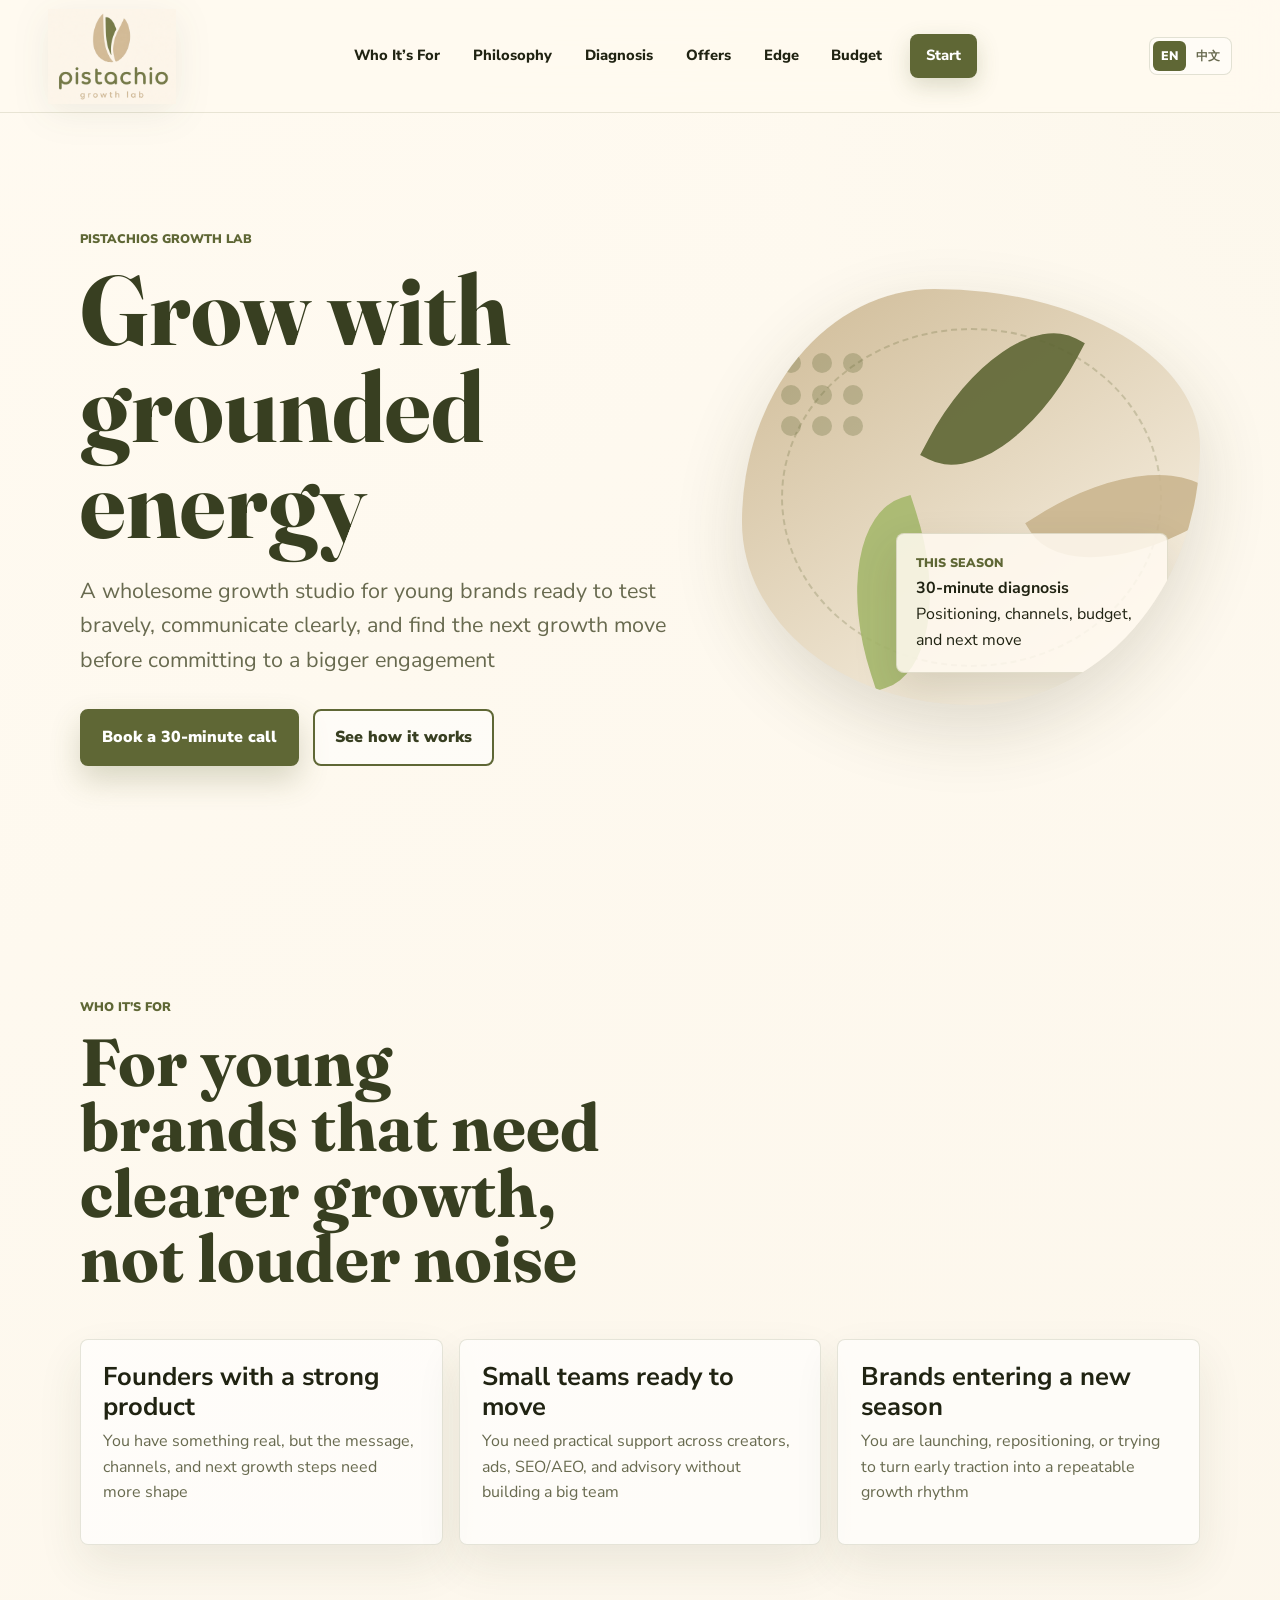
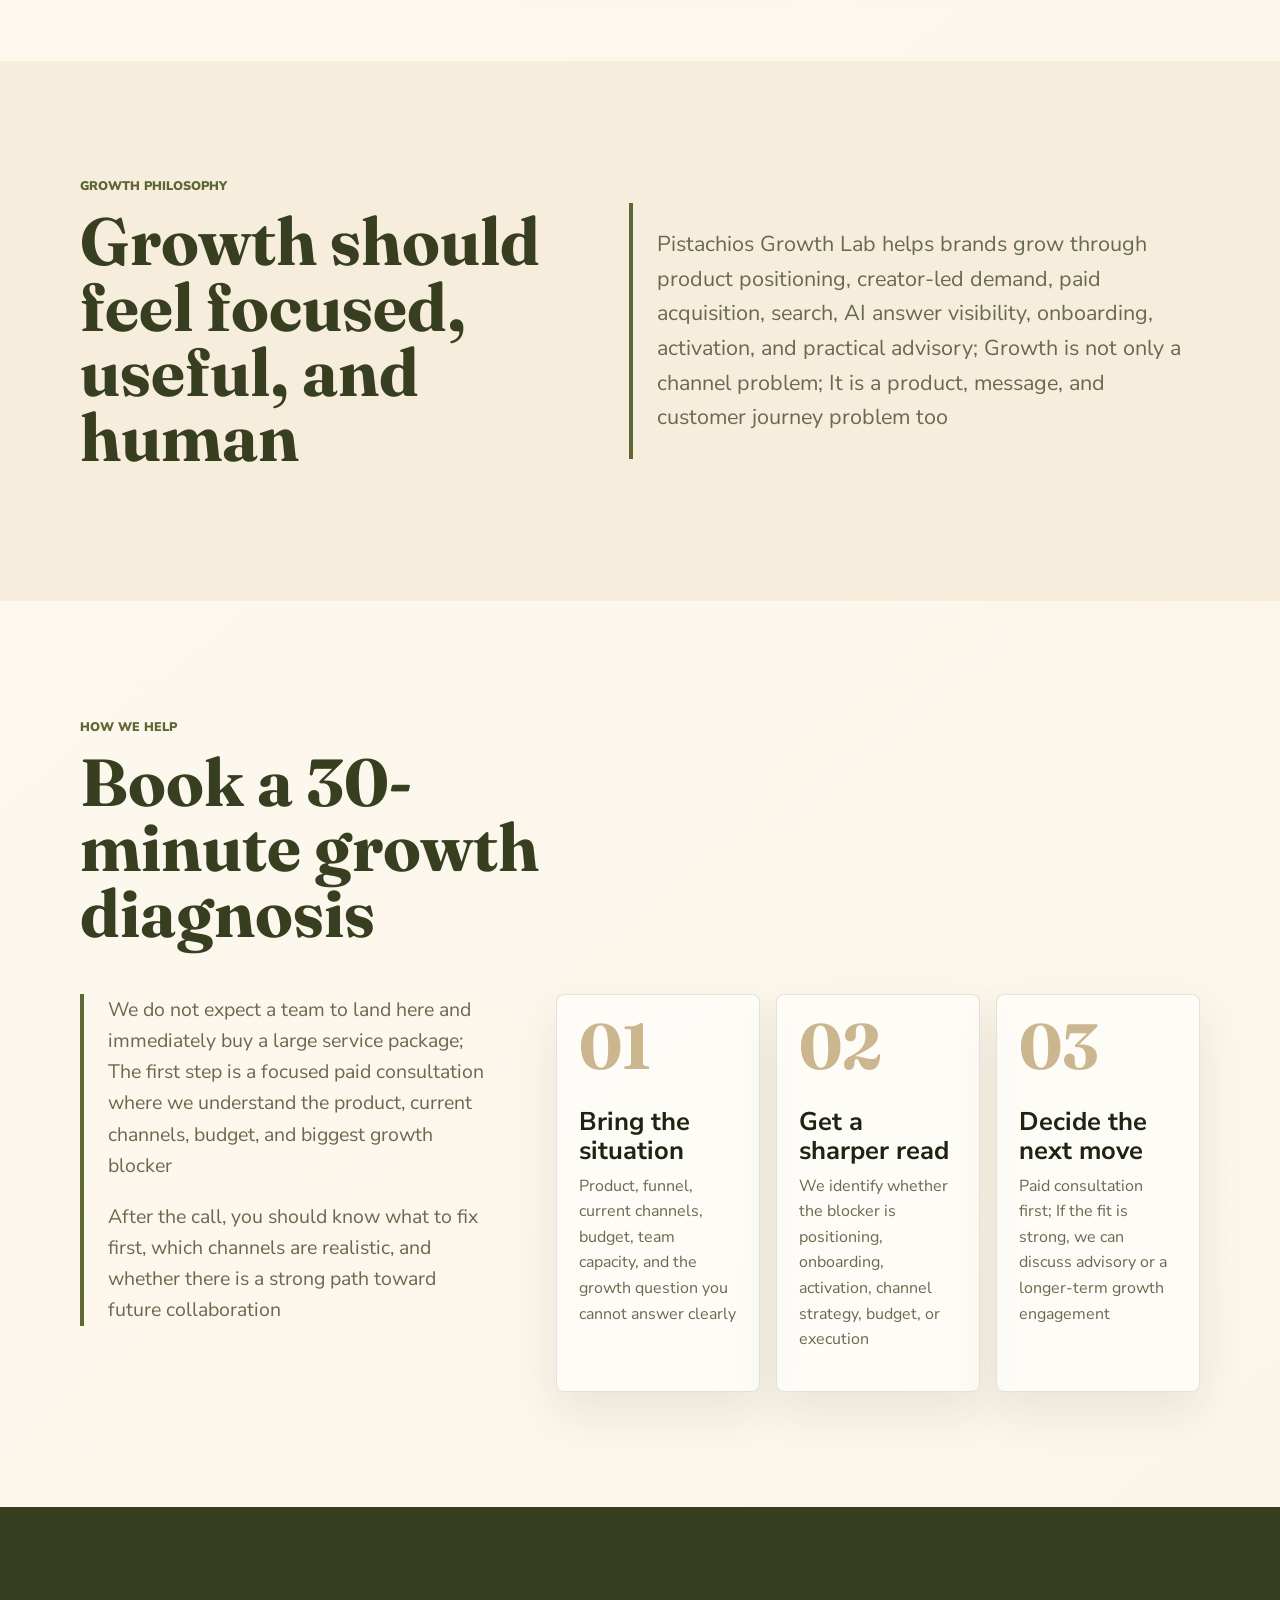
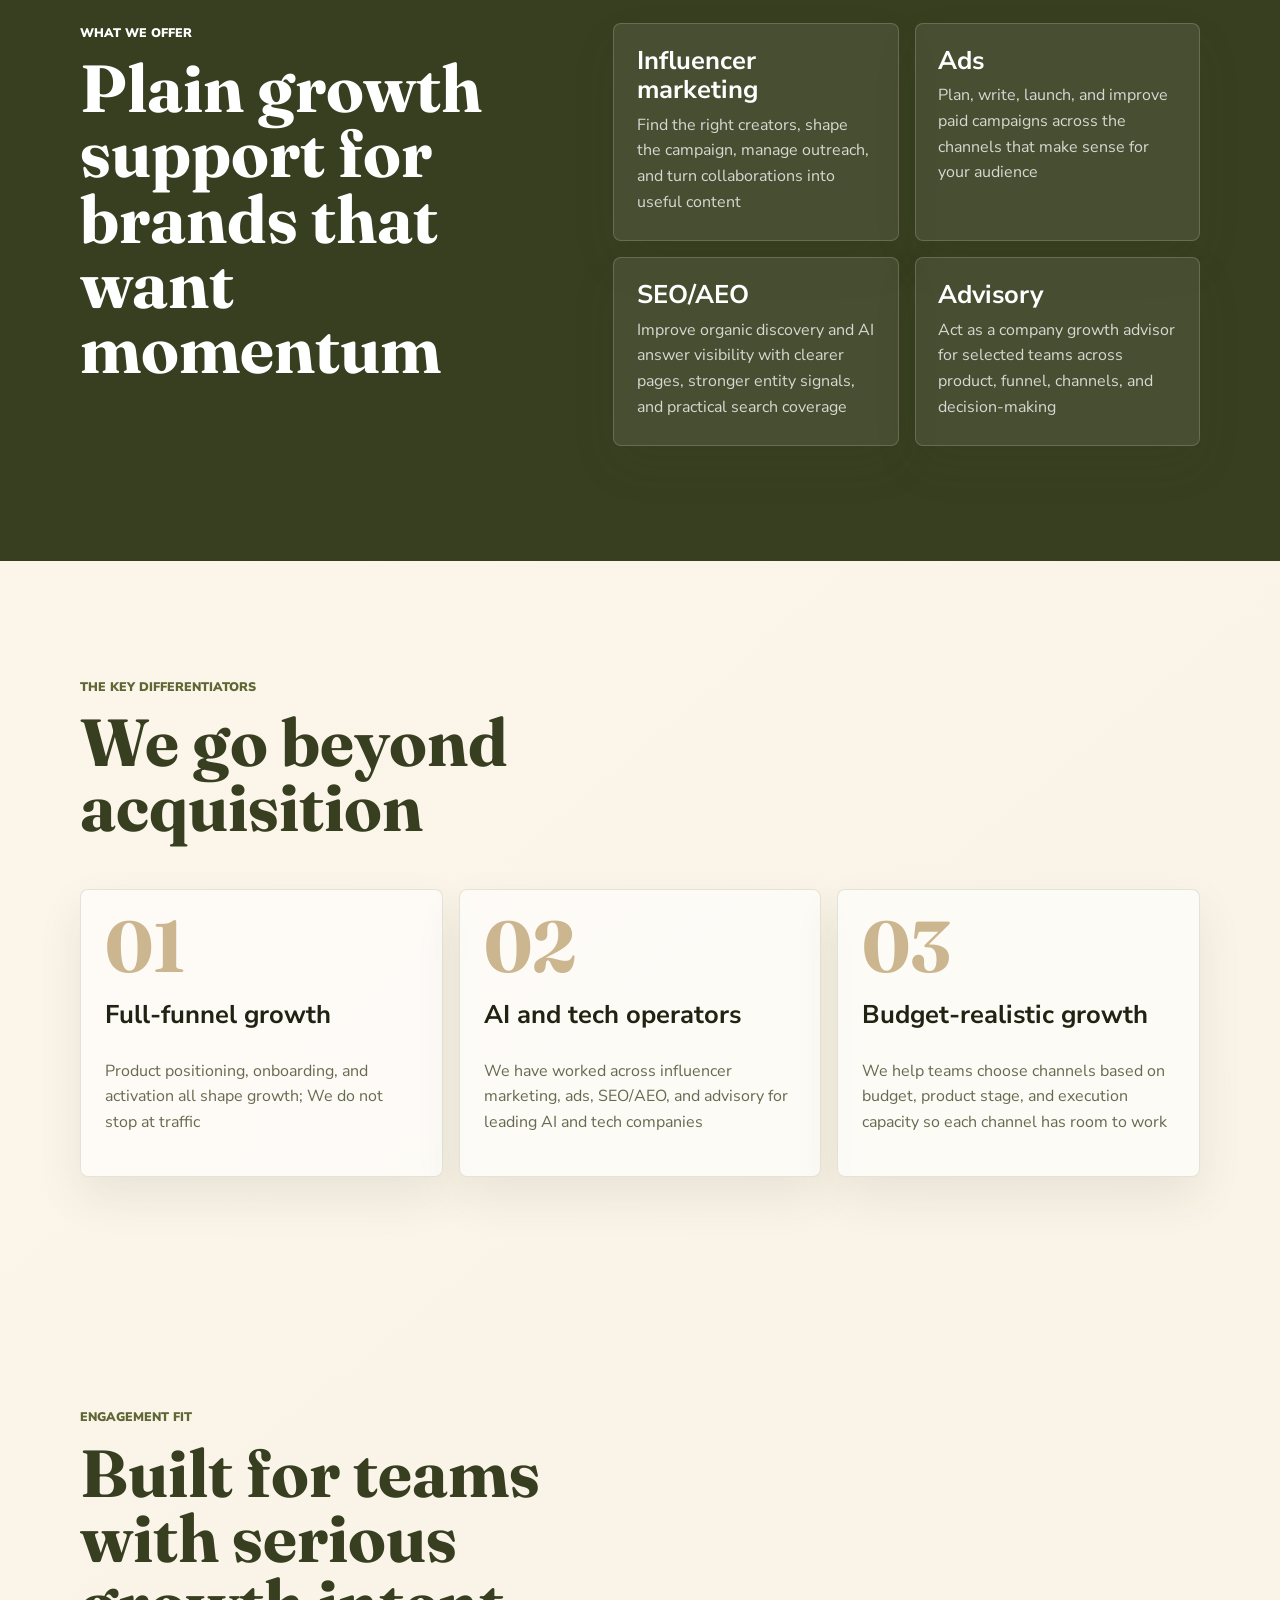
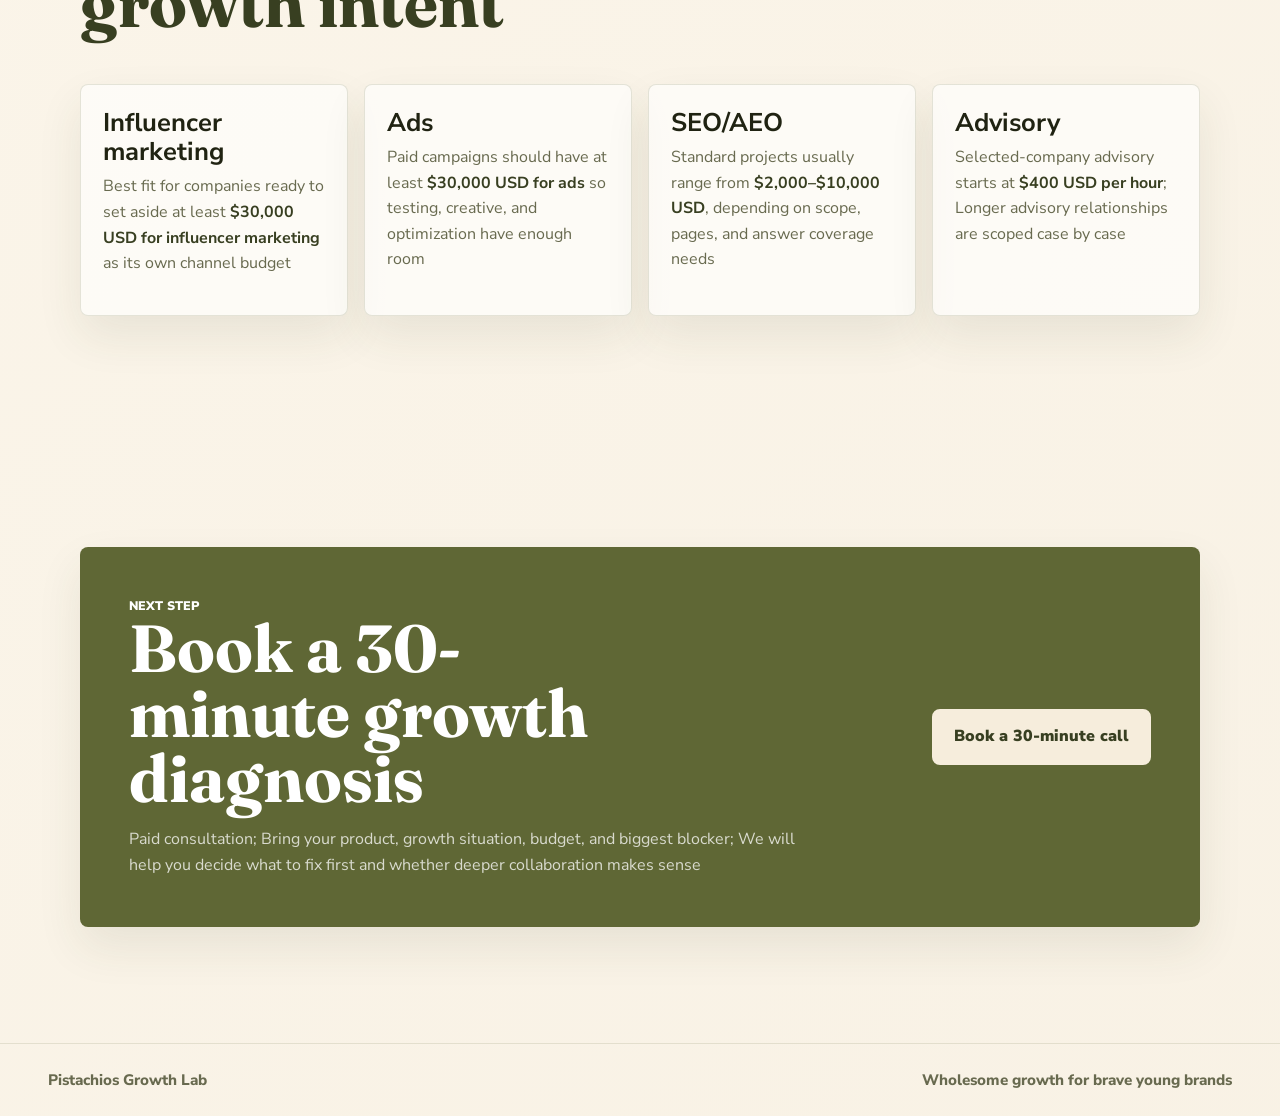
<file: index.html>
<!doctype html>
<html lang="en" data-language="en">
  <head>
    <meta charset="utf-8">
    <meta name="viewport" content="width=device-width, initial-scale=1">
    <title>Pistachios Growth Lab</title>
    <meta
      name="description"
      content="Pistachios Growth Lab helps young brands grow with grounded strategy, wholesome creative energy, and experiments that compound"
    >
    <meta name="theme-color" content="#fffaf0">
    <link rel="icon" href="favicon.ico" sizes="any">
    <link rel="icon" type="image/png" href="favicon-32x32.png" sizes="32x32">
    <link rel="icon" type="image/png" href="favicon-16x16.png" sizes="16x16">
    <link rel="apple-touch-icon" href="apple-touch-icon.png">
    <link rel="preconnect" href="https://fonts.googleapis.com">
    <link rel="preconnect" href="https://fonts.gstatic.com" crossorigin>
    <link
      href="https://fonts.googleapis.com/css2?family=Fraunces:opsz,wght@9..144,600;9..144,700&family=Nunito+Sans:wght@400;600;700;800&display=swap"
      rel="stylesheet"
    >
    <link rel="stylesheet" href="styles.css">
  </head>
  <body>
    <a class="skip-link" href="#main">Skip to main content</a>

    <header class="site-header" aria-label="Primary navigation">
      <a class="brand" href="#top" aria-label="Pistachios Growth Lab home">
        <img src="pgl-logo-transparent.png" alt="Pistachios Growth Lab logo" width="128" height="95">
      </a>
      <nav class="nav-links" id="site-menu" aria-label="Main menu">
        <a href="#audience" data-i18n="navAudience">Who It’s For</a>
        <a href="#philosophy" data-i18n="navPhilosophy">Philosophy</a>
        <a href="#diagnosis" data-i18n="navDiagnosis">Diagnosis</a>
        <a href="#services" data-i18n="navOffers">Offers</a>
        <a href="#differentiators" data-i18n="navEdge">Edge</a>
        <a href="#fit" data-i18n="navBudget">Budget</a>
        <a class="nav-cta" href="#contact" data-i18n="navStart">Start</a>
      </nav>
      <div class="header-controls">
        <span class="language-toggle" aria-label="Language switcher">
          <button type="button" class="language-option is-active" data-lang="en" aria-pressed="true">EN</button>
          <button type="button" class="language-option" data-lang="zh" aria-pressed="false">中文</button>
        </span>
        <button class="menu-toggle" type="button" aria-label="Open menu" aria-controls="site-menu" aria-expanded="false">
          <span></span>
          <span></span>
          <span></span>
        </button>
      </div>
    </header>

    <main id="main">
      <section id="top" class="hero section-shell">
        <div class="hero-copy reveal">
          <p class="kicker" data-i18n="heroKicker">Pistachios Growth Lab</p>
          <h1 data-i18n="heroTitle">Grow with grounded energy</h1>
          <p class="hero-text" data-i18n="heroText">
            A wholesome growth studio for young brands ready to test bravely, communicate clearly,
            and find the next growth move before committing to a bigger engagement
          </p>
          <div class="hero-actions" aria-label="Primary actions">
            <a class="button primary" href="#contact" data-i18n="heroPrimary">Book a 30-minute call</a>
            <a class="button secondary" href="#diagnosis" data-i18n="heroSecondary">See how it works</a>
          </div>
        </div>

        <div class="hero-stage reveal" aria-label="Growth lab snapshot">
          <div class="leaf-orbit" aria-hidden="true">
            <span></span>
            <span></span>
            <span></span>
          </div>
          <div class="growth-card">
            <p class="card-label" data-i18n="growthCardLabel">This season</p>
            <strong data-i18n="growthCardTitle">30-minute diagnosis</strong>
            <span data-i18n="growthCardText">Positioning, channels, budget, and next move</span>
          </div>
          <div class="seed-grid" aria-hidden="true">
            <i></i><i></i><i></i><i></i><i></i><i></i><i></i><i></i><i></i>
          </div>
        </div>
      </section>

      <section id="audience" class="audience section-shell">
        <div class="section-heading reveal">
          <p class="kicker" data-i18n="audienceKicker">Who it’s for</p>
          <h2 data-i18n="audienceTitle">For young brands that need clearer growth, not louder noise</h2>
        </div>
        <div class="audience-grid">
          <article class="audience-item reveal">
            <h3 data-i18n="audience1Title">Founders with a strong product</h3>
            <p data-i18n="audience1Text">You have something real, but the message, channels, and next growth steps need more shape</p>
          </article>
          <article class="audience-item reveal">
            <h3 data-i18n="audience2Title">Small teams ready to move</h3>
            <p data-i18n="audience2Text">You need practical support across creators, ads, SEO/AEO, and advisory without building a big team</p>
          </article>
          <article class="audience-item reveal">
            <h3 data-i18n="audience3Title">Brands entering a new season</h3>
            <p data-i18n="audience3Text">You are launching, repositioning, or trying to turn early traction into a repeatable growth rhythm</p>
          </article>
        </div>
      </section>

      <section id="philosophy" class="philosophy">
        <div class="section-shell philosophy-layout">
          <div class="philosophy-copy reveal">
            <p class="kicker" data-i18n="philosophyKicker">Growth philosophy</p>
            <h2 data-i18n="philosophyTitle">Growth should feel focused, useful, and human</h2>
          </div>
          <div class="philosophy-note reveal">
            <p data-i18n="philosophyText">
              Pistachios Growth Lab helps brands grow through product positioning, creator-led demand,
              paid acquisition, search, AI answer visibility, onboarding, activation, and practical
              advisory; Growth is not only a channel problem; It is a product, message, and customer
              journey problem too
            </p>
          </div>
        </div>
      </section>

      <section id="diagnosis" class="diagnosis section-shell">
        <div class="section-heading reveal">
          <p class="kicker" data-i18n="diagnosisKicker">How we help</p>
          <h2 data-i18n="diagnosisTitle">Book a 30-minute growth diagnosis</h2>
        </div>
        <div class="diagnosis-layout">
          <div class="diagnosis-copy reveal">
            <p data-i18n="diagnosisText1">
              We do not expect a team to land here and immediately buy a large service package;
              The first step is a focused paid consultation where we understand the product,
              current channels, budget, and biggest growth blocker
            </p>
            <p data-i18n="diagnosisText2">
              After the call, you should know what to fix first, which channels are realistic,
              and whether there is a strong path toward future collaboration
            </p>
          </div>
          <div class="diagnosis-steps" aria-label="Consultation flow">
            <article class="diagnosis-step reveal">
              <span>01</span>
              <h3 data-i18n="diagnosisStep1Title">Bring the situation</h3>
              <p data-i18n="diagnosisStep1Text">Product, funnel, current channels, budget, team capacity, and the growth question you cannot answer clearly</p>
            </article>
            <article class="diagnosis-step reveal">
              <span>02</span>
              <h3 data-i18n="diagnosisStep2Title">Get a sharper read</h3>
              <p data-i18n="diagnosisStep2Text">We identify whether the blocker is positioning, onboarding, activation, channel strategy, budget, or execution</p>
            </article>
            <article class="diagnosis-step reveal">
              <span>03</span>
              <h3 data-i18n="diagnosisStep3Title">Decide the next move</h3>
              <p data-i18n="diagnosisStep3Text">Paid consultation first; If the fit is strong, we can discuss advisory or a longer-term growth engagement</p>
            </article>
          </div>
        </div>
      </section>

      <section id="services" class="services">
        <div class="section-shell split">
          <div class="section-heading reveal">
            <p class="kicker" data-i18n="offersKicker">What we offer</p>
            <h2 data-i18n="offersTitle">Plain growth support for brands that want momentum</h2>
          </div>
          <div class="service-list">
            <article class="service-item reveal">
              <h3 data-i18n="offer1Title">Influencer marketing</h3>
              <p data-i18n="offer1Text">Find the right creators, shape the campaign, manage outreach, and turn collaborations into useful content</p>
            </article>
            <article class="service-item reveal">
              <h3 data-i18n="offer2Title">Ads</h3>
              <p data-i18n="offer2Text">Plan, write, launch, and improve paid campaigns across the channels that make sense for your audience</p>
            </article>
            <article class="service-item reveal">
              <h3 data-i18n="offer3Title">SEO/AEO</h3>
              <p data-i18n="offer3Text">Improve organic discovery and AI answer visibility with clearer pages, stronger entity signals, and practical search coverage</p>
            </article>
            <article class="service-item reveal">
              <h3 data-i18n="offer4Title">Advisory</h3>
              <p data-i18n="offer4Text">Act as a company growth advisor for selected teams across product, funnel, channels, and decision-making</p>
            </article>
          </div>
        </div>
      </section>

      <section id="differentiators" class="differentiators section-shell">
        <div class="section-heading reveal">
          <p class="kicker" data-i18n="edgeKicker">The Key Differentiators</p>
          <h2 data-i18n="edgeTitle">We go beyond acquisition</h2>
        </div>
        <div class="differentiator-grid">
          <article class="differentiator-block reveal">
            <span class="differentiator-mark">01</span>
            <h3 data-i18n="edge1Title">Full-funnel growth</h3>
            <p data-i18n="edge1Text">Product positioning, onboarding, and activation all shape growth; We do not stop at traffic</p>
          </article>
          <article class="differentiator-block reveal">
            <span class="differentiator-mark">02</span>
            <h3 data-i18n="edge2Title">AI and tech operators</h3>
            <p data-i18n="edge2Text">We have worked across influencer marketing, ads, SEO/AEO, and advisory for leading AI and tech companies</p>
          </article>
          <article class="differentiator-block reveal">
            <span class="differentiator-mark">03</span>
            <h3 data-i18n="edge3Title">Budget-realistic growth</h3>
            <p data-i18n="edge3Text">We help teams choose channels based on budget, product stage, and execution capacity so each channel has room to work</p>
          </article>
        </div>
      </section>

      <section id="fit" class="fit section-shell">
        <div class="section-heading reveal">
          <p class="kicker" data-i18n="budgetKicker">Engagement fit</p>
          <h2 data-i18n="budgetTitle">Built for teams with serious growth intent</h2>
        </div>
        <div class="fit-grid">
          <article class="fit-item reveal">
            <h3 data-i18n="budget1Title">Influencer marketing</h3>
            <p data-i18n="budget1Text">Best fit for companies ready to set aside at least <strong>$30,000 USD for influencer marketing</strong> as its own channel budget</p>
          </article>
          <article class="fit-item reveal">
            <h3 data-i18n="budget2Title">Ads</h3>
            <p data-i18n="budget2Text">Paid campaigns should have at least <strong>$30,000 USD for ads</strong> so testing, creative, and optimization have enough room</p>
          </article>
          <article class="fit-item reveal">
            <h3 data-i18n="budget3Title">SEO/AEO</h3>
            <p data-i18n="budget3Text">Standard projects usually range from <strong>$2,000–$10,000 USD</strong>, depending on scope, pages, and answer coverage needs</p>
          </article>
          <article class="fit-item reveal">
            <h3 data-i18n="budget4Title">Advisory</h3>
            <p data-i18n="budget4Text">Selected-company advisory starts at <strong>$400 USD per hour</strong>; Longer advisory relationships are scoped case by case</p>
          </article>
        </div>
      </section>

      <section id="contact" class="contact section-shell">
        <div class="contact-card reveal">
          <div>
            <p class="kicker" data-i18n="contactKicker">Next step</p>
            <h2 data-i18n="contactTitle">Book a 30-minute growth diagnosis</h2>
            <p class="contact-note" data-i18n="contactText">
              Paid consultation; Bring your product, growth situation, budget, and biggest blocker;
              We will help you decide what to fix first and whether deeper collaboration makes sense
            </p>
          </div>
          <a class="button primary" href="mailto:alex@pistachiogrowth.com" data-i18n="contactButton">Book a 30-minute call</a>
        </div>
      </section>
    </main>

    <footer class="site-footer">
      <span data-i18n="footerBrand">Pistachios Growth Lab</span>
      <span data-i18n="footerText">Wholesome growth for brave young brands</span>
    </footer>

    <script src="script.js"></script>
  </body>
</html>
</file>
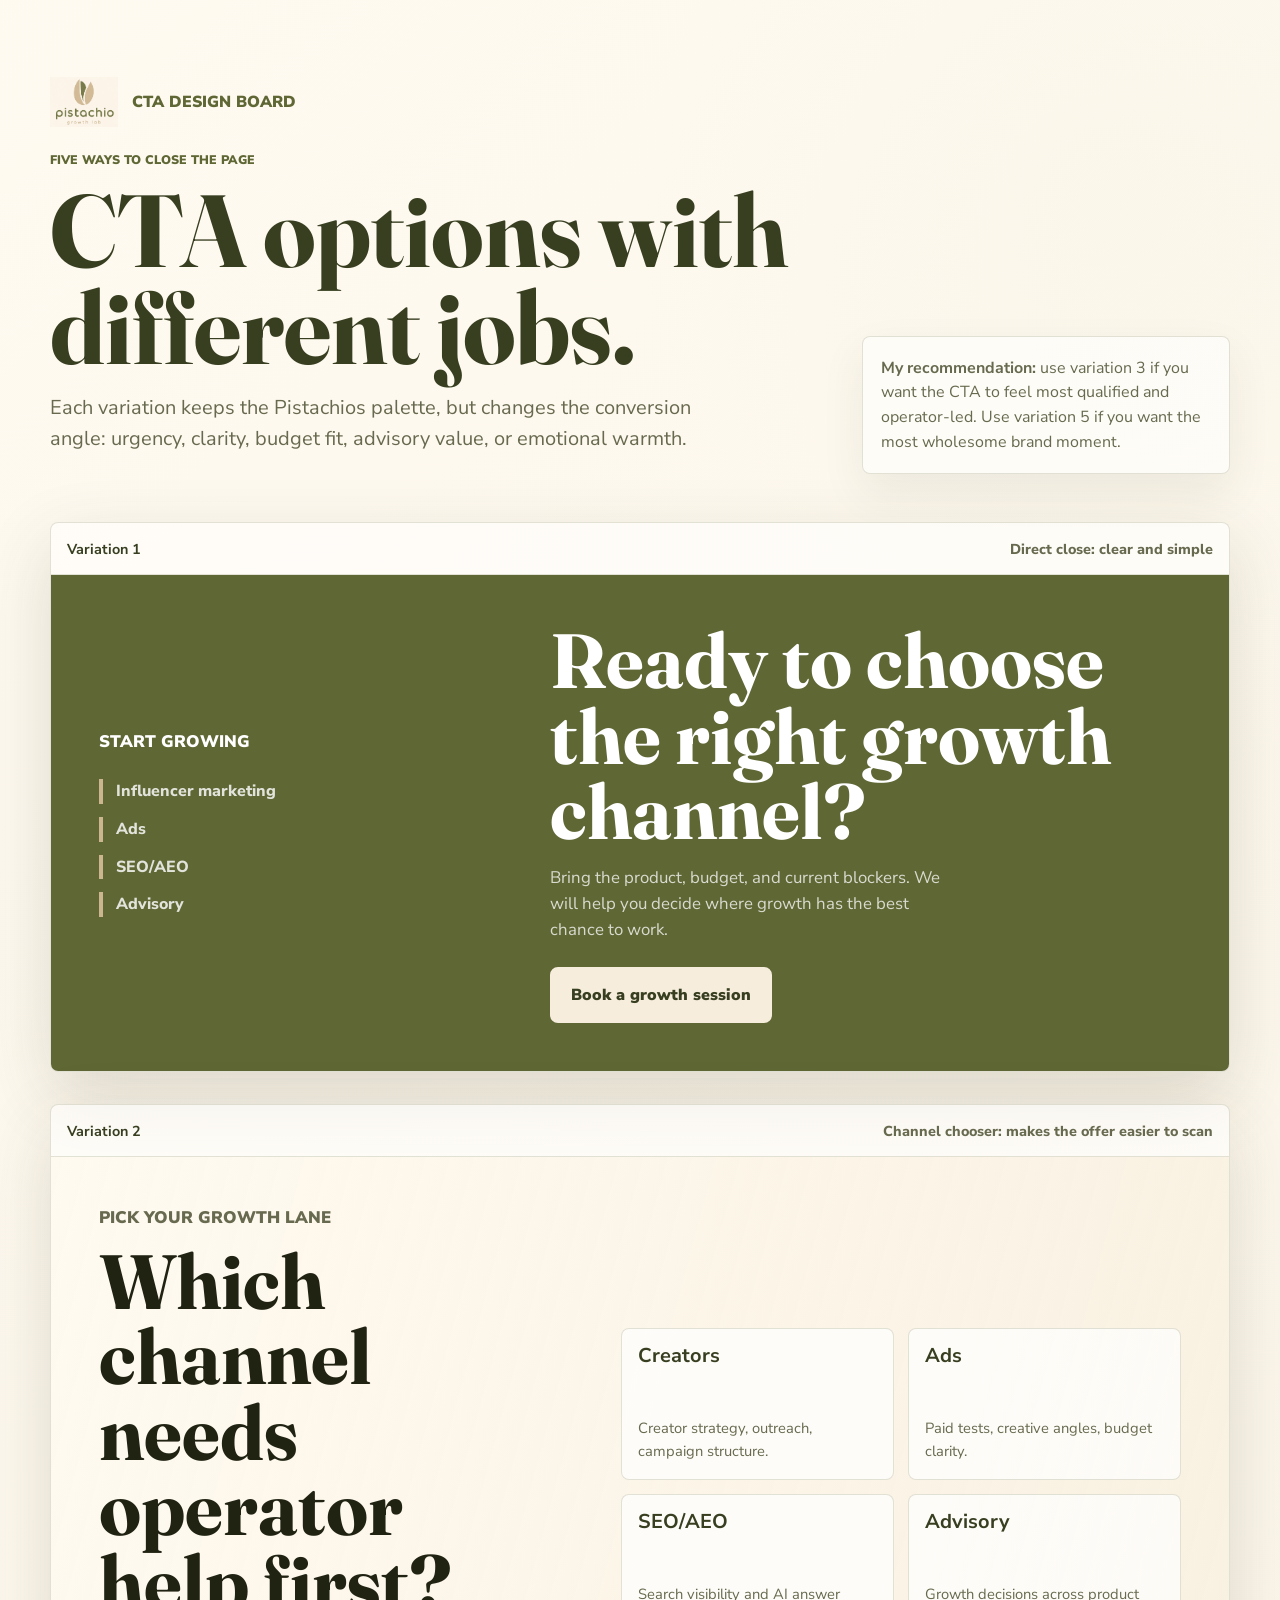
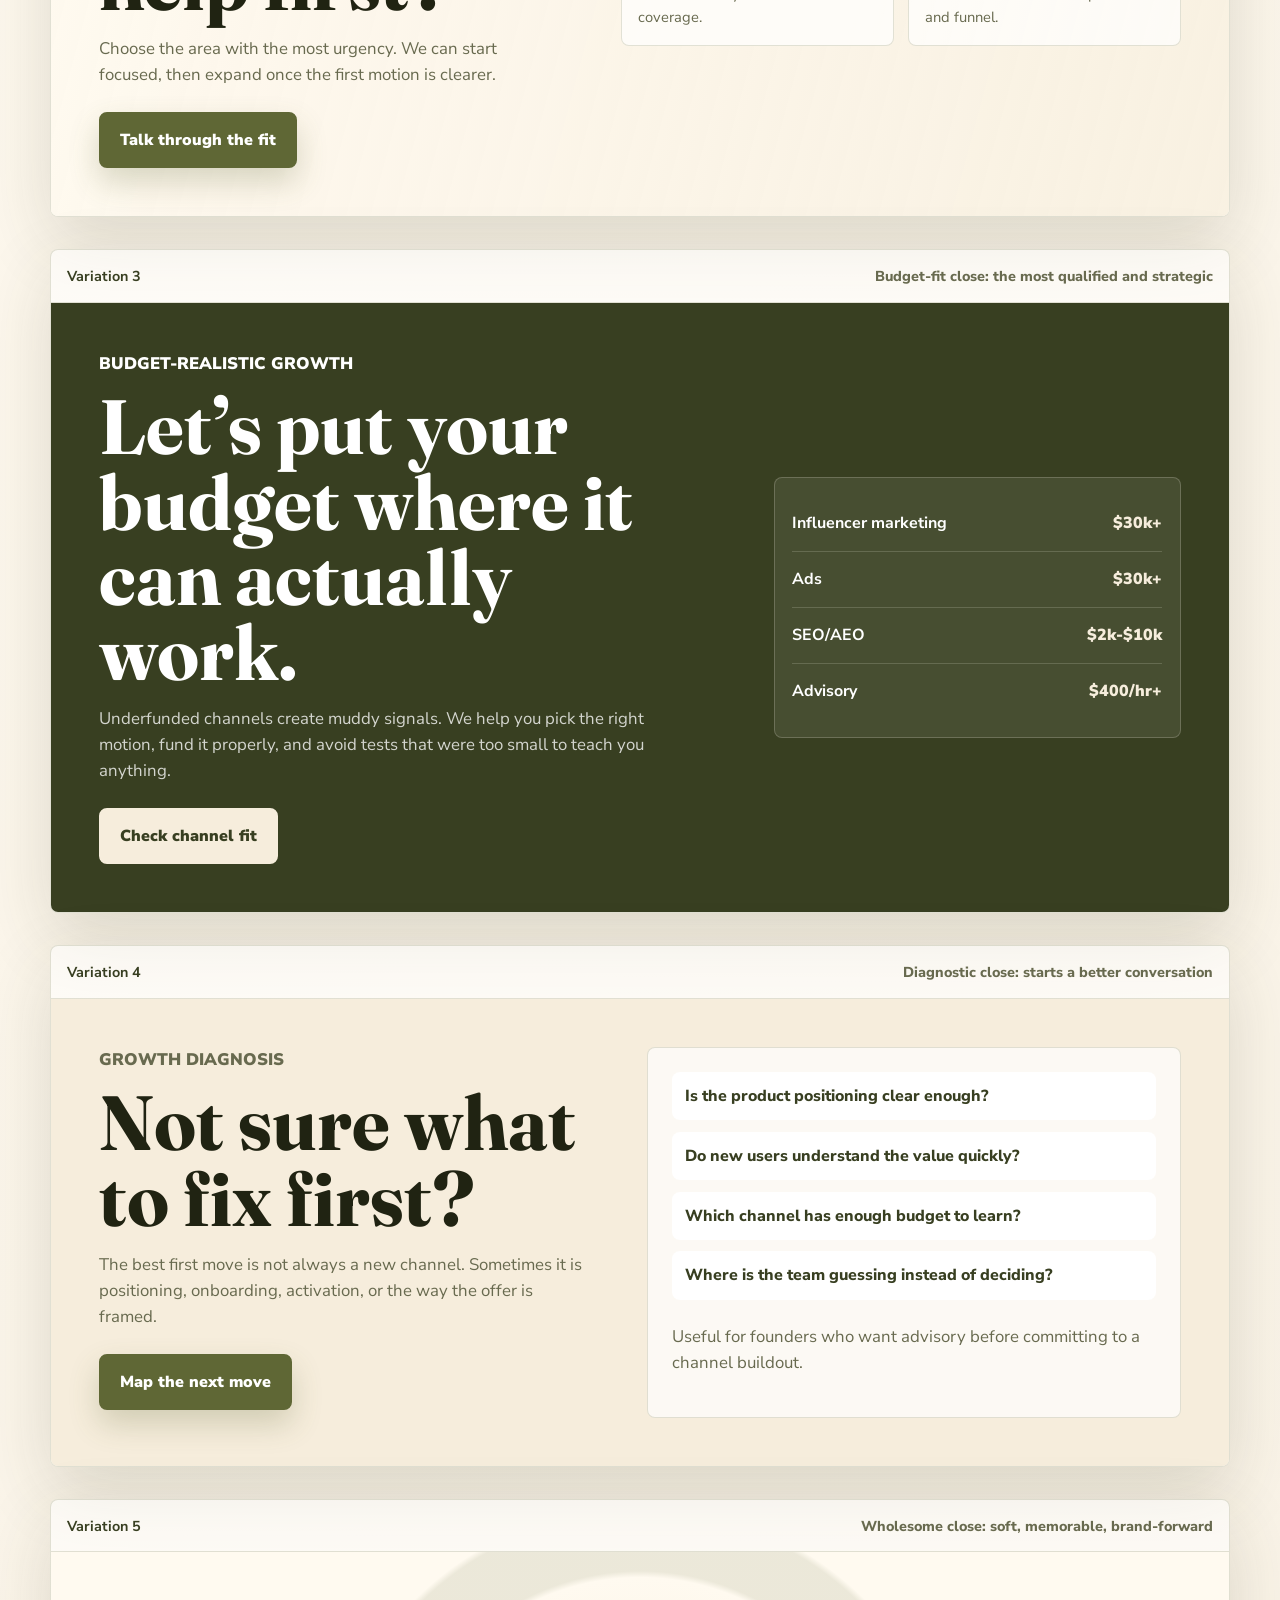
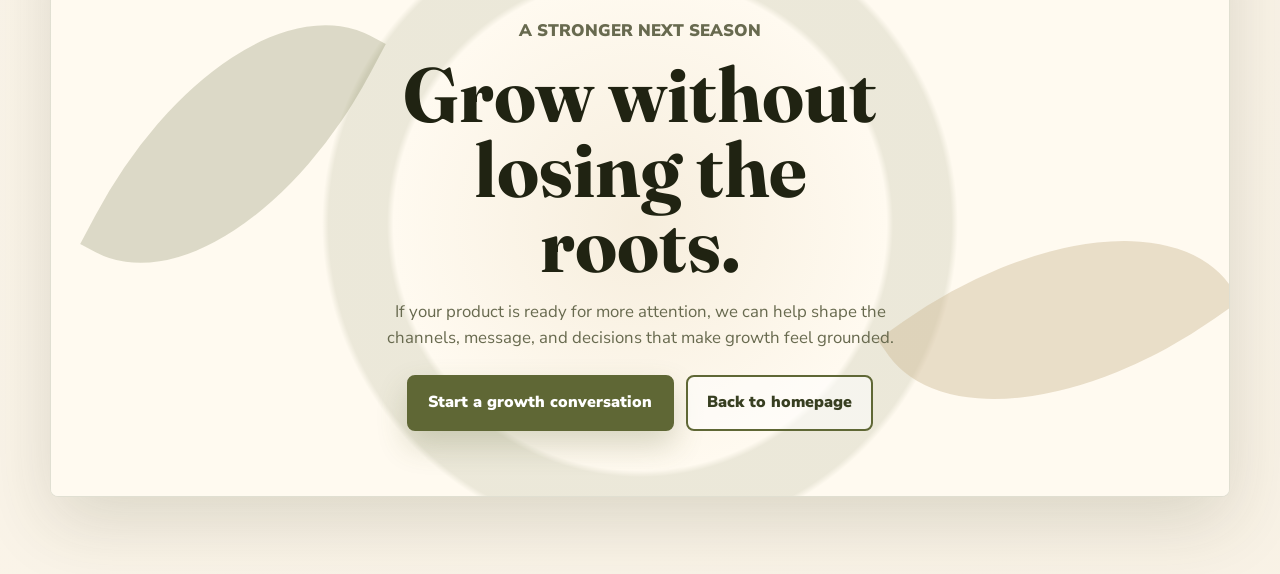
<file: cta-variations.html>
<!doctype html>
<html lang="en">
  <head>
    <meta charset="utf-8">
    <meta name="viewport" content="width=device-width, initial-scale=1">
    <title>CTA Variations | Pistachios Growth Lab</title>
    <meta
      name="description"
      content="Five call-to-action concepts for Pistachios Growth Lab."
    >
    <meta name="theme-color" content="#fffaf0">
    <link rel="icon" href="favicon.ico" sizes="any">
    <link rel="icon" type="image/png" href="favicon-32x32.png" sizes="32x32">
    <link rel="icon" type="image/png" href="favicon-16x16.png" sizes="16x16">
    <link rel="apple-touch-icon" href="apple-touch-icon.png">
    <link rel="preconnect" href="https://fonts.googleapis.com">
    <link rel="preconnect" href="https://fonts.gstatic.com" crossorigin>
    <link
      href="https://fonts.googleapis.com/css2?family=Fraunces:opsz,wght@9..144,600;9..144,700&family=Nunito+Sans:wght@400;600;700;800;900&display=swap"
      rel="stylesheet"
    >
    <style>
      :root {
        --olive: #5f6735;
        --olive-dark: #383f21;
        --leaf: #778047;
        --sprout: #a7b86d;
        --shell: #cbb690;
        --shell-light: #f6eddc;
        --cream: #fffaf0;
        --ink: #202312;
        --muted: #686a4f;
        --white: #ffffff;
        --line: rgba(95, 103, 53, 0.18);
        --shadow: 0 24px 70px rgba(60, 63, 32, 0.16);
        --radius: 8px;
      }

      * {
        box-sizing: border-box;
      }

      body {
        margin: 0;
        color: var(--ink);
        background:
          linear-gradient(140deg, rgba(255, 250, 240, 0.96), rgba(246, 237, 220, 0.72)),
          radial-gradient(circle at 86% 5%, rgba(167, 184, 109, 0.28), transparent 29rem);
        font-family: "Nunito Sans", system-ui, -apple-system, BlinkMacSystemFont, "Segoe UI", sans-serif;
        line-height: 1.55;
      }

      a {
        color: inherit;
        text-decoration: none;
      }

      .page-shell {
        width: min(1180px, calc(100% - 2rem));
        margin: 0 auto;
      }

      .intro {
        display: grid;
        grid-template-columns: minmax(0, 1fr) auto;
        align-items: end;
        gap: 2rem;
        padding: clamp(2rem, 6vw, 5rem) 0 clamp(1.5rem, 4vw, 3rem);
      }

      .brand {
        display: inline-flex;
        align-items: center;
        gap: 0.85rem;
        margin-bottom: 1.4rem;
        color: var(--olive);
        font-weight: 900;
        text-transform: uppercase;
      }

      .brand img {
        width: 4.25rem;
        height: auto;
      }

      .kicker {
        margin: 0 0 0.8rem;
        color: var(--olive);
        font-size: 0.78rem;
        font-weight: 900;
        letter-spacing: 0;
        text-transform: uppercase;
      }

      h1,
      h2,
      h3,
      p {
        margin-top: 0;
      }

      h1,
      h2 {
        font-family: "Fraunces", Georgia, serif;
        letter-spacing: 0;
      }

      h1 {
        max-width: 12ch;
        margin-bottom: 1rem;
        color: var(--olive-dark);
        font-size: clamp(3rem, 8vw, 6.8rem);
        line-height: 0.95;
      }

      .intro-copy {
        max-width: 43rem;
        color: var(--muted);
        font-size: clamp(1.05rem, 2vw, 1.25rem);
      }

      .note {
        max-width: 23rem;
        border: 1px solid var(--line);
        border-radius: var(--radius);
        background: rgba(255, 255, 255, 0.58);
        padding: 1.15rem;
        color: var(--muted);
        box-shadow: 0 18px 44px rgba(56, 63, 33, 0.08);
      }

      .board {
        display: grid;
        gap: clamp(1.2rem, 3vw, 2rem);
        padding-bottom: clamp(2.5rem, 6vw, 5rem);
      }

      .variation {
        overflow: hidden;
        border: 1px solid var(--line);
        border-radius: var(--radius);
        background: rgba(255, 255, 255, 0.56);
        box-shadow: var(--shadow);
      }

      .variation-label {
        display: flex;
        flex-wrap: wrap;
        align-items: center;
        justify-content: space-between;
        gap: 0.7rem;
        border-bottom: 1px solid var(--line);
        padding: 0.9rem 1rem;
        color: var(--muted);
        font-size: 0.9rem;
        font-weight: 800;
      }

      .variation-label strong {
        color: var(--olive-dark);
      }

      .cta {
        min-height: 28rem;
        padding: clamp(1.4rem, 5vw, 3rem);
      }

      .cta h2 {
        margin-bottom: 1rem;
        font-size: clamp(2.3rem, 6vw, 5.7rem);
        line-height: 0.98;
      }

      .cta p {
        color: var(--muted);
        font-size: 1.05rem;
      }

      .button {
        min-height: 48px;
        display: inline-flex;
        align-items: center;
        justify-content: center;
        border: 2px solid var(--olive);
        border-radius: var(--radius);
        padding: 0.85rem 1.2rem;
        cursor: pointer;
        font-weight: 900;
        transition: transform 200ms ease, box-shadow 200ms ease;
      }

      .button:hover,
      .button:focus-visible {
        transform: translateY(-2px);
      }

      .button.primary {
        background: var(--olive);
        color: var(--white);
        box-shadow: 0 14px 30px rgba(95, 103, 53, 0.24);
      }

      .button.light {
        border-color: var(--shell-light);
        background: var(--shell-light);
        color: var(--olive-dark);
      }

      .button.ghost {
        background: rgba(255, 255, 255, 0.54);
        color: var(--olive-dark);
      }

      .cta-one {
        display: grid;
        grid-template-columns: 0.76fr 1.24fr;
        gap: clamp(1.5rem, 5vw, 5rem);
        align-items: center;
        background: var(--olive);
        color: var(--white);
      }

      .cta-one .kicker,
      .cta-one h2 {
        color: var(--white);
      }

      .cta-one p {
        max-width: 25rem;
        color: rgba(255, 255, 255, 0.76);
      }

      .mini-list {
        display: grid;
        gap: 0.8rem;
        margin-top: 1.5rem;
      }

      .mini-list span {
        border-left: 4px solid var(--shell);
        padding-left: 0.8rem;
        color: rgba(255, 255, 255, 0.82);
        font-weight: 800;
      }

      .cta-two {
        display: grid;
        grid-template-columns: 0.9fr 1.1fr;
        gap: clamp(1.5rem, 5vw, 4rem);
        align-items: center;
        background:
          linear-gradient(105deg, rgba(255, 250, 240, 0.94), rgba(246, 237, 220, 0.72)),
          var(--cream);
      }

      .channel-grid {
        display: grid;
        grid-template-columns: repeat(2, minmax(0, 1fr));
        gap: 0.9rem;
      }

      .channel-card {
        min-height: 9.5rem;
        display: flex;
        flex-direction: column;
        justify-content: space-between;
        border: 1px solid var(--line);
        border-radius: var(--radius);
        background: rgba(255, 255, 255, 0.7);
        padding: 1rem;
      }

      .channel-card strong {
        color: var(--olive-dark);
        font-size: 1.25rem;
        line-height: 1.1;
      }

      .channel-card span {
        color: var(--muted);
        font-size: 0.92rem;
      }

      .cta-three {
        display: grid;
        grid-template-columns: 1.2fr 0.8fr;
        gap: clamp(1.5rem, 5vw, 4rem);
        align-items: center;
        background: var(--olive-dark);
        color: var(--white);
      }

      .cta-three .kicker,
      .cta-three h2 {
        color: var(--white);
      }

      .cta-three p {
        max-width: 36rem;
        color: rgba(255, 255, 255, 0.78);
      }

      .budget-panel {
        border: 1px solid rgba(255, 250, 240, 0.2);
        border-radius: var(--radius);
        background: rgba(255, 250, 240, 0.08);
        padding: 1.1rem;
      }

      .budget-row {
        display: flex;
        justify-content: space-between;
        gap: 1rem;
        border-bottom: 1px solid rgba(255, 250, 240, 0.16);
        padding: 0.95rem 0;
      }

      .budget-row:last-child {
        border-bottom: 0;
      }

      .budget-row strong {
        color: var(--white);
      }

      .budget-row span {
        color: var(--shell-light);
        font-weight: 900;
      }

      .cta-four {
        display: grid;
        grid-template-columns: 0.95fr 1.05fr;
        gap: clamp(1.5rem, 5vw, 4rem);
        align-items: stretch;
        background: var(--shell-light);
      }

      .diagnostic-card {
        display: grid;
        align-content: center;
        border: 1px solid var(--line);
        border-radius: var(--radius);
        background: rgba(255, 255, 255, 0.68);
        padding: clamp(1rem, 3vw, 1.5rem);
      }

      .question-list {
        display: grid;
        gap: 0.7rem;
        margin-bottom: 1.5rem;
      }

      .question-list span {
        display: block;
        border-radius: var(--radius);
        background: var(--white);
        padding: 0.75rem 0.85rem;
        color: var(--olive-dark);
        font-weight: 800;
      }

      .cta-five {
        position: relative;
        display: grid;
        place-items: center;
        min-height: 34rem;
        overflow: hidden;
        background:
          radial-gradient(circle at 50% 50%, rgba(246, 237, 220, 0.95), rgba(255, 250, 240, 0.78) 38%, rgba(95, 103, 53, 0.12) 39%, rgba(95, 103, 53, 0.12) 48%, transparent 49%),
          var(--cream);
        text-align: center;
      }

      .cta-five::before,
      .cta-five::after {
        content: "";
        position: absolute;
        width: 11rem;
        height: 20rem;
        border-radius: 90% 0 90% 0;
        background: rgba(95, 103, 53, 0.22);
      }

      .cta-five::before {
        top: 2rem;
        left: 8%;
        transform: rotate(28deg);
      }

      .cta-five::after {
        right: 7%;
        bottom: 1rem;
        background: rgba(203, 182, 144, 0.42);
        transform: rotate(55deg);
      }

      .center-card {
        position: relative;
        z-index: 1;
        width: min(43rem, 100%);
      }

      .center-card h2 {
        max-width: 10ch;
        margin-inline: auto;
      }

      .center-card p {
        max-width: 34rem;
        margin-inline: auto;
      }

      .actions {
        display: flex;
        flex-wrap: wrap;
        gap: 0.75rem;
        margin-top: 1.5rem;
      }

      .cta-five .actions {
        justify-content: center;
      }

      :focus-visible {
        outline: 3px solid var(--sprout);
        outline-offset: 4px;
      }

      @media (max-width: 860px) {
        .intro,
        .cta-one,
        .cta-two,
        .cta-three,
        .cta-four {
          grid-template-columns: 1fr;
        }

        .note {
          max-width: none;
        }

        .cta {
          min-height: auto;
        }

        .cta-one,
        .cta-three {
          align-items: start;
        }
      }

      @media (max-width: 560px) {
        .brand img {
          width: 3.2rem;
        }

        .channel-grid {
          grid-template-columns: 1fr;
        }

        .actions,
        .button {
          width: 100%;
        }

        .cta-five {
          text-align: left;
        }

        .cta-five .actions {
          justify-content: stretch;
        }

        .center-card h2,
        .center-card p {
          margin-inline: 0;
        }

        .cta-five::before {
          left: -5rem;
        }

        .cta-five::after {
          right: -5rem;
        }
      }
    </style>
  </head>
  <body>
    <main class="page-shell">
      <section class="intro" aria-labelledby="page-title">
        <div>
          <a class="brand" href="index.html" aria-label="Back to Pistachios Growth Lab homepage">
            <img src="pgl-logo-transparent.png" alt="Pistachios Growth Lab logo">
            <span>CTA design board</span>
          </a>
          <p class="kicker">Five ways to close the page</p>
          <h1 id="page-title">CTA options with different jobs.</h1>
          <p class="intro-copy">
            Each variation keeps the Pistachios palette, but changes the conversion angle:
            urgency, clarity, budget fit, advisory value, or emotional warmth.
          </p>
        </div>
        <aside class="note">
          <strong>My recommendation:</strong> use variation 3 if you want the CTA to feel most
          qualified and operator-led. Use variation 5 if you want the most wholesome brand moment.
        </aside>
      </section>

      <div class="board">
        <article class="variation">
          <div class="variation-label">
            <strong>Variation 1</strong>
            <span>Direct close: clear and simple</span>
          </div>
          <section class="cta cta-one" aria-label="Variation 1 direct close">
            <div>
              <p class="kicker">Start growing</p>
              <div class="mini-list" aria-label="Service list">
                <span>Influencer marketing</span>
                <span>Ads</span>
                <span>SEO/AEO</span>
                <span>Advisory</span>
              </div>
            </div>
            <div>
              <h2>Ready to choose the right growth channel?</h2>
              <p>
                Bring the product, budget, and current blockers. We will help you decide where growth has the best chance to work.
              </p>
              <div class="actions">
                <a class="button light" href="mailto:alex@pistachiogrowth.com">Book a growth session</a>
              </div>
            </div>
          </section>
        </article>

        <article class="variation">
          <div class="variation-label">
            <strong>Variation 2</strong>
            <span>Channel chooser: makes the offer easier to scan</span>
          </div>
          <section class="cta cta-two" aria-label="Variation 2 channel chooser">
            <div>
              <p class="kicker">Pick your growth lane</p>
              <h2>Which channel needs operator help first?</h2>
              <p>
                Choose the area with the most urgency. We can start focused, then expand once the first motion is clearer.
              </p>
              <div class="actions">
                <a class="button primary" href="mailto:alex@pistachiogrowth.com">Talk through the fit</a>
              </div>
            </div>
            <div class="channel-grid" aria-label="Growth channels">
              <div class="channel-card">
                <strong>Creators</strong>
                <span>Creator strategy, outreach, campaign structure.</span>
              </div>
              <div class="channel-card">
                <strong>Ads</strong>
                <span>Paid tests, creative angles, budget clarity.</span>
              </div>
              <div class="channel-card">
                <strong>SEO/AEO</strong>
                <span>Search visibility and AI answer coverage.</span>
              </div>
              <div class="channel-card">
                <strong>Advisory</strong>
                <span>Growth decisions across product and funnel.</span>
              </div>
            </div>
          </section>
        </article>

        <article class="variation">
          <div class="variation-label">
            <strong>Variation 3</strong>
            <span>Budget-fit close: the most qualified and strategic</span>
          </div>
          <section class="cta cta-three" aria-label="Variation 3 budget-fit close">
            <div>
              <p class="kicker">Budget-realistic growth</p>
              <h2>Let’s put your budget where it can actually work.</h2>
              <p>
                Underfunded channels create muddy signals. We help you pick the right motion, fund it properly, and avoid tests that were too small to teach you anything.
              </p>
              <div class="actions">
                <a class="button light" href="mailto:alex@pistachiogrowth.com">Check channel fit</a>
              </div>
            </div>
            <aside class="budget-panel" aria-label="Budget guidance">
              <div class="budget-row">
                <strong>Influencer marketing</strong>
                <span>$30k+</span>
              </div>
              <div class="budget-row">
                <strong>Ads</strong>
                <span>$30k+</span>
              </div>
              <div class="budget-row">
                <strong>SEO/AEO</strong>
                <span>$2k-$10k</span>
              </div>
              <div class="budget-row">
                <strong>Advisory</strong>
                <span>$400/hr+</span>
              </div>
            </aside>
          </section>
        </article>

        <article class="variation">
          <div class="variation-label">
            <strong>Variation 4</strong>
            <span>Diagnostic close: starts a better conversation</span>
          </div>
          <section class="cta cta-four" aria-label="Variation 4 diagnostic close">
            <div>
              <p class="kicker">Growth diagnosis</p>
              <h2>Not sure what to fix first?</h2>
              <p>
                The best first move is not always a new channel. Sometimes it is positioning, onboarding, activation, or the way the offer is framed.
              </p>
              <div class="actions">
                <a class="button primary" href="mailto:alex@pistachiogrowth.com">Map the next move</a>
              </div>
            </div>
            <aside class="diagnostic-card" aria-label="Diagnostic questions">
              <div class="question-list">
                <span>Is the product positioning clear enough?</span>
                <span>Do new users understand the value quickly?</span>
                <span>Which channel has enough budget to learn?</span>
                <span>Where is the team guessing instead of deciding?</span>
              </div>
              <p>
                Useful for founders who want advisory before committing to a channel buildout.
              </p>
            </aside>
          </section>
        </article>

        <article class="variation">
          <div class="variation-label">
            <strong>Variation 5</strong>
            <span>Wholesome close: soft, memorable, brand-forward</span>
          </div>
          <section class="cta cta-five" aria-label="Variation 5 wholesome close">
            <div class="center-card">
              <p class="kicker">A stronger next season</p>
              <h2>Grow without losing the roots.</h2>
              <p>
                If your product is ready for more attention, we can help shape the channels, message, and decisions that make growth feel grounded.
              </p>
              <div class="actions">
                <a class="button primary" href="mailto:alex@pistachiogrowth.com">Start a growth conversation</a>
                <a class="button ghost" href="index.html">Back to homepage</a>
              </div>
            </div>
          </section>
        </article>
      </div>
    </main>
  </body>
</html>
</file>
<file: styles.css>
:root {
  --olive: #5f6735;
  --olive-dark: #383f21;
  --leaf: #778047;
  --sprout: #a7b86d;
  --shell: #cbb690;
  --shell-light: #f6eddc;
  --cream: #fffaf0;
  --ink: #202312;
  --muted: #686a4f;
  --white: #ffffff;
  --ring: #7f8c42;
  --shadow: 0 24px 70px rgba(60, 63, 32, 0.16);
  --radius: 8px;
}

* {
  box-sizing: border-box;
}

html {
  scroll-behavior: smooth;
}

body {
  margin: 0;
  overflow-x: clip;
  color: var(--ink);
  background:
    linear-gradient(140deg, rgba(255, 250, 240, 0.96), rgba(246, 237, 220, 0.74)),
    radial-gradient(circle at top right, rgba(167, 184, 109, 0.28), transparent 34rem);
  font-family: "Nunito Sans", system-ui, -apple-system, BlinkMacSystemFont, "Segoe UI", sans-serif;
  line-height: 1.6;
}

a {
  color: inherit;
  text-decoration: none;
}

img {
  display: block;
  max-width: 100%;
}

.skip-link {
  position: fixed;
  top: 1rem;
  left: 1rem;
  z-index: 20;
  transform: translateY(-150%);
  border-radius: var(--radius);
  background: var(--olive-dark);
  color: var(--white);
  padding: 0.75rem 1rem;
  font-weight: 800;
}

.skip-link:focus {
  transform: translateY(0);
}

.site-header {
  position: sticky;
  top: 0;
  z-index: 10;
  display: flex;
  align-items: center;
  justify-content: space-between;
  gap: 1rem;
  padding: 0.55rem clamp(1rem, 4vw, 3rem);
  border-bottom: 1px solid rgba(95, 103, 53, 0.14);
  background: rgba(255, 250, 240, 0.88);
  backdrop-filter: blur(18px);
}

.brand {
  display: inline-flex;
  align-items: center;
  min-height: 48px;
}

.brand img {
  width: clamp(6.7rem, 10vw, 8rem);
  height: auto;
  filter: drop-shadow(0 8px 18px rgba(56, 63, 33, 0.08));
}

.nav-links {
  display: flex;
  align-items: center;
  gap: clamp(0.5rem, 2vw, 1.35rem);
  font-size: 0.92rem;
  font-weight: 800;
}

.nav-links a {
  min-height: 44px;
  display: inline-flex;
  align-items: center;
  border-radius: var(--radius);
  padding: 0 0.35rem;
}

.nav-links a:hover,
.nav-links a:focus-visible {
  color: var(--olive);
}

.header-controls {
  display: flex;
  align-items: center;
  gap: 0.75rem;
}

.language-toggle {
  min-height: 36px;
  display: inline-flex;
  align-items: center;
  gap: 0.2rem;
  border: 1px solid rgba(95, 103, 53, 0.18);
  border-radius: var(--radius);
  background: rgba(255, 255, 255, 0.48);
  padding: 0.18rem;
}

.language-option {
  min-height: 30px;
  border: 0;
  border-radius: calc(var(--radius) - 2px);
  background: transparent;
  color: var(--muted);
  padding: 0 0.48rem;
  cursor: pointer;
  font: inherit;
  font-size: 0.78rem;
  font-weight: 900;
}

.language-option.is-active {
  background: var(--olive);
  color: var(--white);
}

.menu-toggle {
  width: 46px;
  height: 46px;
  display: none;
  align-items: center;
  justify-content: center;
  flex-direction: column;
  gap: 5px;
  border: 1px solid rgba(95, 103, 53, 0.2);
  border-radius: var(--radius);
  background: rgba(255, 255, 255, 0.62);
  color: var(--olive-dark);
  cursor: pointer;
}

.menu-toggle span {
  width: 18px;
  height: 2px;
  border-radius: 999px;
  background: currentColor;
  transition: transform 180ms ease, opacity 180ms ease;
}

.site-header.is-menu-open .menu-toggle span:nth-child(1) {
  transform: translateY(7px) rotate(45deg);
}

.site-header.is-menu-open .menu-toggle span:nth-child(2) {
  opacity: 0;
}

.site-header.is-menu-open .menu-toggle span:nth-child(3) {
  transform: translateY(-7px) rotate(-45deg);
}

.nav-cta {
  background: var(--olive);
  color: var(--white) !important;
  padding: 0 1rem !important;
  box-shadow: 0 8px 22px rgba(95, 103, 53, 0.22);
}

.section-shell {
  width: min(1120px, calc(100% - 2rem));
  margin: 0 auto;
}

.hero {
  min-height: calc(100dvh - 132px);
  display: grid;
  grid-template-columns: minmax(0, 1.02fr) minmax(19rem, 0.78fr);
  align-items: center;
  gap: clamp(2rem, 5vw, 5rem);
  padding: clamp(2.4rem, 6vw, 4.6rem) 0;
}

.kicker {
  margin: 0 0 0.85rem;
  color: var(--olive);
  font-size: 0.78rem;
  font-weight: 900;
  letter-spacing: 0;
  text-transform: uppercase;
}

h1,
h2,
h3,
p {
  margin-top: 0;
}

h1,
h2 {
  font-family: "Fraunces", Georgia, serif;
  line-height: 0.98;
  letter-spacing: 0;
}

h1 {
  max-width: 11ch;
  margin-bottom: 1.35rem;
  font-size: clamp(3.45rem, 7.7vw, 6.55rem);
  color: var(--olive-dark);
}

h2 {
  max-width: 12ch;
  margin-bottom: 1rem;
  font-size: clamp(2.55rem, 5.2vw, 5.6rem);
  color: var(--olive-dark);
}

h3 {
  margin-bottom: 0.5rem;
  font-size: clamp(1.25rem, 2vw, 1.65rem);
  line-height: 1.15;
}

.hero-text {
  max-width: 40rem;
  color: var(--muted);
  font-size: clamp(1.08rem, 2vw, 1.35rem);
}

.hero-actions {
  display: flex;
  flex-wrap: wrap;
  gap: 0.85rem;
  margin-top: 2rem;
}

.button {
  min-height: 48px;
  display: inline-flex;
  align-items: center;
  justify-content: center;
  border: 2px solid var(--olive);
  border-radius: var(--radius);
  padding: 0.85rem 1.25rem;
  cursor: pointer;
  font-weight: 900;
  transition: transform 200ms ease, background 200ms ease, color 200ms ease, box-shadow 200ms ease;
}

.button:hover,
.button:focus-visible {
  transform: translateY(-2px);
}

.button.primary {
  background: var(--olive);
  color: var(--white);
  box-shadow: 0 14px 30px rgba(95, 103, 53, 0.24);
}

.button.secondary {
  background: rgba(255, 255, 255, 0.52);
  color: var(--olive-dark);
}

.hero-stage {
  position: relative;
  min-height: 26rem;
  border-radius: 42% 58% 50% 50% / 56% 38% 62% 44%;
  background:
    linear-gradient(145deg, rgba(203, 182, 144, 0.92), rgba(255, 250, 240, 0.86)),
    var(--shell-light);
  box-shadow: var(--shadow);
  overflow: hidden;
}

.leaf-orbit {
  position: absolute;
  inset: 2.4rem;
  border: 2px dashed rgba(95, 103, 53, 0.24);
  border-radius: 50%;
  animation: orbit 18s linear infinite;
}

.leaf-orbit span {
  position: absolute;
  width: 5.8rem;
  height: 11rem;
  border-radius: 90% 0 90% 0;
  background: var(--olive);
  opacity: 0.9;
}

.leaf-orbit span:nth-child(1) {
  top: -1.2rem;
  left: 46%;
  transform: rotate(28deg);
}

.leaf-orbit span:nth-child(2) {
  right: -0.7rem;
  bottom: 3.8rem;
  background: var(--shell);
  transform: rotate(58deg);
}

.leaf-orbit span:nth-child(3) {
  bottom: -1rem;
  left: 4rem;
  background: var(--sprout);
  transform: rotate(-18deg);
}

.growth-card {
  position: absolute;
  right: 2rem;
  bottom: 2rem;
  width: min(17rem, calc(100% - 4rem));
  border: 1px solid rgba(95, 103, 53, 0.18);
  border-radius: var(--radius);
  background: rgba(255, 250, 240, 0.86);
  padding: 1.2rem;
  box-shadow: 0 18px 44px rgba(56, 63, 33, 0.14);
}

.growth-card strong,
.growth-card span {
  display: block;
}

.card-label {
  margin-bottom: 0.2rem;
  color: var(--olive);
  font-size: 0.78rem;
  font-weight: 900;
  text-transform: uppercase;
}

.seed-grid {
  position: absolute;
  top: 4rem;
  left: 2.4rem;
  display: grid;
  grid-template-columns: repeat(3, 1fr);
  gap: 0.7rem;
}

.seed-grid i {
  width: 1.25rem;
  aspect-ratio: 1;
  border-radius: 50%;
  background: var(--olive);
  opacity: 0.28;
}

.audience,
.diagnosis,
.differentiators,
.fit,
.proof,
.contact {
  padding: clamp(4rem, 9vw, 8rem) 0;
}

.section-heading {
  margin-bottom: clamp(1.5rem, 4vw, 3rem);
}

.audience-grid,
.diagnosis-steps,
.differentiator-grid,
.fit-grid,
.proof-grid {
  display: grid;
  grid-template-columns: repeat(3, 1fr);
  gap: 1rem;
}

.audience-item,
.diagnosis-step,
.differentiator-block,
.fit-item,
.proof-item,
.service-item,
.contact-card {
  border: 1px solid rgba(95, 103, 53, 0.16);
  border-radius: var(--radius);
  background: rgba(255, 255, 255, 0.62);
  box-shadow: 0 20px 46px rgba(56, 63, 33, 0.09);
}

.audience-item,
.fit-item,
.proof-item {
  min-height: 12rem;
  padding: 1.4rem;
}

.audience-item p,
.diagnosis-copy,
.diagnosis-step p,
.proof-item span,
.differentiator-block p,
.fit-item p,
.service-item p {
  color: var(--muted);
}

.philosophy {
  background: var(--shell-light);
}

.philosophy .section-shell {
  padding: clamp(4rem, 9vw, 8rem) 0;
}

.philosophy-layout {
  display: grid;
  grid-template-columns: 0.85fr 1fr;
  gap: clamp(2rem, 5vw, 5rem);
  align-items: center;
}

.philosophy-note {
  border-left: 4px solid var(--olive);
  padding: 1.5rem 0 1.5rem 1.5rem;
  color: var(--muted);
  font-size: clamp(1.1rem, 2vw, 1.35rem);
}

.philosophy-note p {
  margin-bottom: 0;
}

.diagnosis-layout {
  display: grid;
  grid-template-columns: 0.78fr 1.22fr;
  gap: clamp(2rem, 5vw, 5rem);
  align-items: start;
}

.diagnosis-copy {
  border-left: 4px solid var(--olive);
  padding-left: 1.5rem;
  font-size: clamp(1.05rem, 1.8vw, 1.22rem);
}

.diagnosis-copy p:last-child {
  margin-bottom: 0;
}

.diagnosis-step {
  min-height: 16rem;
  padding: 1.4rem;
}

.diagnosis-step span {
  display: block;
  margin-bottom: 2rem;
  color: var(--shell);
  font-family: "Fraunces", Georgia, serif;
  font-size: 4rem;
  font-weight: 700;
  line-height: 0.9;
}

.differentiator-block {
  min-height: 18rem;
  display: flex;
  flex-direction: column;
  justify-content: space-between;
  padding: 1.5rem;
}

.differentiator-mark {
  color: var(--shell);
  font-family: "Fraunces", Georgia, serif;
  font-size: 4.5rem;
  font-weight: 700;
  line-height: 0.9;
}

.fit-grid {
  grid-template-columns: repeat(4, minmax(0, 1fr));
}

.fit-item strong {
  color: var(--olive-dark);
}

.services {
  background: var(--olive-dark);
  color: var(--white);
}

.services .section-shell {
  padding: clamp(4rem, 9vw, 8rem) 0;
}

.split {
  display: grid;
  grid-template-columns: 0.8fr 1fr;
  gap: clamp(2rem, 5vw, 5rem);
}

.services h2,
.services .kicker {
  color: var(--white);
}

.service-list {
  display: grid;
  grid-template-columns: repeat(2, minmax(0, 1fr));
  gap: 1rem;
}

.service-item {
  background: rgba(255, 250, 240, 0.08);
  border-color: rgba(255, 250, 240, 0.18);
  padding: 1.4rem;
}

.service-item p {
  margin-bottom: 0;
  color: rgba(255, 255, 255, 0.78);
}

.proof-item {
  display: flex;
  flex-direction: column;
  justify-content: space-between;
}

.proof-item strong {
  color: var(--olive-dark);
  font-size: 1.2rem;
  line-height: 1.2;
}

.proof-item span {
  display: block;
}

.contact-card {
  display: grid;
  grid-template-columns: 1fr auto;
  align-items: center;
  gap: 2rem;
  background: var(--olive);
  color: var(--white);
  padding: clamp(1.4rem, 4vw, 3rem);
}

.contact-card h2,
.contact-card .kicker {
  color: var(--white);
}

.contact-card .kicker,
.contact-card h2 {
  margin-bottom: 0;
}

.contact-note {
  max-width: 42rem;
  margin: 1rem 0 0;
  color: rgba(255, 255, 255, 0.76);
}

.contact-card .button.primary {
  border-color: var(--shell-light);
  background: var(--shell-light);
  color: var(--olive-dark);
  box-shadow: none;
}

.site-footer {
  display: flex;
  justify-content: space-between;
  gap: 1rem;
  padding: 1.5rem clamp(1rem, 4vw, 3rem);
  border-top: 1px solid rgba(95, 103, 53, 0.14);
  color: var(--muted);
  font-size: 0.95rem;
  font-weight: 800;
}

.reveal {
  opacity: 1;
  transform: none;
  transition: opacity 500ms ease, transform 500ms ease;
}

.reveal.is-visible {
  opacity: 1;
  transform: translateY(0);
}

:focus-visible {
  outline: 3px solid var(--ring);
  outline-offset: 4px;
}

@keyframes orbit {
  to {
    transform: rotate(360deg);
  }
}

@media (max-width: 1024px) {
  .site-header {
    align-items: center;
    flex-direction: row;
    flex-wrap: nowrap;
    padding: 0.5rem clamp(1rem, 4vw, 1.8rem);
  }

  .nav-links {
    position: absolute;
    top: calc(100% + 0.45rem);
    right: clamp(1rem, 4vw, 1.8rem);
    width: min(19rem, calc(100vw - 2rem));
    display: grid;
    gap: 0.35rem;
    align-items: stretch;
    border: 1px solid rgba(95, 103, 53, 0.16);
    border-radius: var(--radius);
    background: rgba(255, 250, 240, 0.98);
    box-shadow: 0 22px 54px rgba(56, 63, 33, 0.18);
    padding: 0.65rem;
    opacity: 0;
    pointer-events: none;
    transform: translateY(-0.5rem);
    transition: opacity 180ms ease, transform 180ms ease;
  }

  .site-header.is-menu-open .nav-links {
    opacity: 1;
    pointer-events: auto;
    transform: translateY(0);
  }

  .nav-links a {
    width: 100%;
    justify-content: flex-start;
    padding: 0 0.9rem;
  }

  .nav-links .nav-cta {
    justify-content: center;
    margin-top: 0.2rem;
  }

  .menu-toggle {
    display: inline-flex;
  }

  .hero,
  .philosophy-layout,
  .diagnosis-layout,
  .split,
  .contact-card {
    grid-template-columns: 1fr;
  }

  .hero {
    min-height: auto;
  }

  .hero-stage {
    display: none;
  }

  .audience-grid,
  .diagnosis-steps,
  .differentiator-grid,
  .fit-grid,
  .proof-grid {
    grid-template-columns: 1fr;
  }

  .service-list {
    grid-template-columns: 1fr;
  }

  .contact-card {
    justify-items: start;
  }
}

@media (max-width: 560px) {
  .site-header {
    gap: 0.65rem;
    padding: 0.45rem 0.85rem;
  }

  .brand img {
    width: 6.2rem;
  }

  .header-controls {
    gap: 0.45rem;
  }

  .language-toggle {
    min-height: 42px;
  }

  .language-option {
    min-height: 34px;
    padding: 0 0.42rem;
    font-size: 0.74rem;
  }

  h1 {
    font-size: clamp(3rem, 15vw, 4rem);
  }

  h2 {
    font-size: clamp(2.25rem, 13vw, 3.4rem);
  }

  .button,
  .hero-actions {
    width: 100%;
  }

  .site-footer {
    flex-direction: column;
  }
}

@media (prefers-reduced-motion: reduce) {
  *,
  *::before,
  *::after {
    scroll-behavior: auto !important;
    animation-duration: 0.001ms !important;
    animation-iteration-count: 1 !important;
    transition-duration: 0.001ms !important;
  }

  .reveal {
    opacity: 1;
    transform: none;
  }
}
</file>
